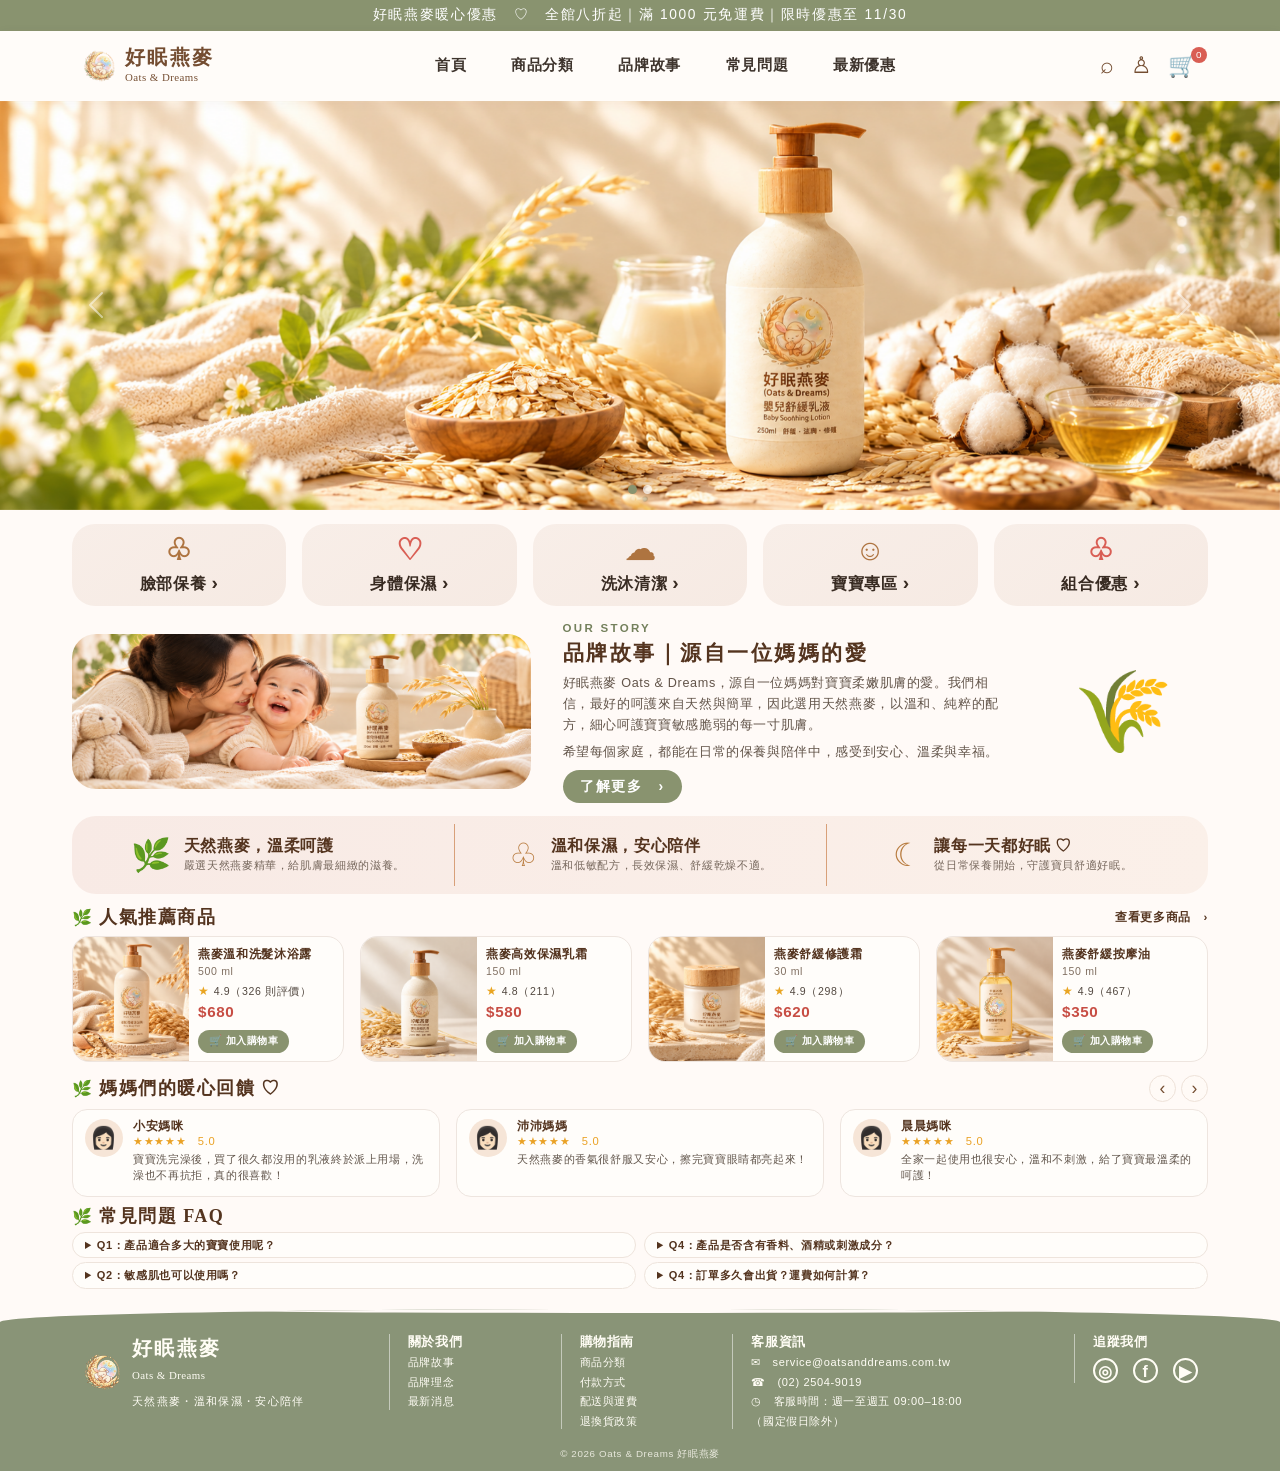
<file: index.html>
<!doctype html>
<html lang="zh-Hant">

<head>
    <meta charset="utf-8">
    <meta name="viewport" content="width=device-width, initial-scale=1">
    <meta name="description" content="好眠燕麥 Oats & Dreams，以天然燕麥與溫和保濕，陪伴寶貝每一個安心好眠。">
    <meta name="theme-color" content="#8d9677">
    <title>好眠燕麥 Oats &amp; Dreams｜給寶貝最溫柔的呵護</title>
    <link href="css/bootstrap.min.css" rel="stylesheet">
    <link rel="stylesheet" href="css/style.css">
</head>

<body>
    <div class="announcement-bar text-center">好眠燕麥暖心優惠　♡　全館八折起｜滿 1000 元免運費｜限時優惠至 11/30</div>

    <nav class="navbar navbar-expand-lg shop-nav sticky-top" aria-label="主要導覽">
        <div class="container">
            <a class="navbar-brand brand-mark" href="#top" aria-label="好眠燕麥首頁">
                <img class="brand-logo" src="img/LOGO.png" alt=""><span><strong>好眠燕麥</strong><small>Oats &amp; Dreams</small></span>
            </a>
            <button class="navbar-toggler" type="button" data-bs-toggle="collapse" data-bs-target="#mainNav" aria-controls="mainNav" aria-expanded="false" aria-label="切換導覽選單"><span class="navbar-toggler-icon"></span></button>
            <div class="collapse navbar-collapse" id="mainNav">
                <ul class="navbar-nav mx-auto align-items-lg-center gap-lg-4">
                    <li class="nav-item"><a class="nav-link" href="#top">首頁</a></li>
                    <li class="nav-item"><a class="nav-link" href="#categories">商品分類</a></li>
                    <li class="nav-item"><a class="nav-link" href="#story">品牌故事</a></li>
                    <li class="nav-item"><a class="nav-link" href="#faq">常見問題</a></li>
                    <li class="nav-item"><a class="nav-link" href="#products">最新優惠</a></li>
                </ul>
                <div class="nav-tools d-flex gap-3"><a href="#products" aria-label="搜尋商品">⌕</a><a href="#footer" aria-label="會員專區">♙</a><a href="#products" aria-label="購物車">🛒<span class="cart-count">0</span></a></div>
            </div>
        </div>
    </nav>

    <main id="top">
        <section class="hero" aria-label="品牌主視覺">
            <div id="heroCarousel" class="carousel slide carousel-fade" data-bs-ride="carousel">
                <div class="carousel-indicators">
                    <button type="button" data-bs-target="#heroCarousel" data-bs-slide-to="0" class="active" aria-current="true" aria-label="第 1 張"></button>
                    <button type="button" data-bs-target="#heroCarousel" data-bs-slide-to="1" aria-label="第 2 張"></button>
                </div>
                <div class="carousel-inner">
                    <div class="carousel-item hero-image-only active"><img src="img/01.png" class="hero-image" alt="燕麥與好眠燕麥嬰兒舒緩乳液"></div>
                    <div class="carousel-item hero-image-only"><img src="img/品牌故事.png" class="hero-image" alt="媽媽陪伴寶寶與好眠燕麥產品的情境照"></div>
                </div>
                <button class="carousel-control-prev" type="button" data-bs-target="#heroCarousel" data-bs-slide="prev" aria-label="上一張"><span class="carousel-control-prev-icon" aria-hidden="true"></span></button>
                <button class="carousel-control-next" type="button" data-bs-target="#heroCarousel" data-bs-slide="next" aria-label="下一張"><span class="carousel-control-next-icon" aria-hidden="true"></span></button>
            </div>
        </section>

        <div class="container storefront">
            <section id="categories" class="category-grid row g-3" aria-label="商品分類">
                <div class="col-6 col-md"><a class="category-card" href="#products"><span class="category-icon">♧</span><span>臉部保養 <b>›</b></span></a></div>
                <div class="col-6 col-md"><a class="category-card" href="#products"><span class="category-icon coral">♡</span><span>身體保濕 <b>›</b></span></a></div>
                <div class="col-6 col-md"><a class="category-card" href="#products"><span class="category-icon">☁</span><span>洗沐清潔 <b>›</b></span></a></div>
                <div class="col-6 col-md"><a class="category-card" href="#products"><span class="category-icon">☺</span><span>寶寶專區 <b>›</b></span></a></div>
                <div class="col-12 col-md"><a class="category-card" href="#products"><span class="category-icon coral">♧</span><span>組合優惠 <b>›</b></span></a></div>
            </section>

            <section id="story" class="story row align-items-center g-4">
                <div class="col-lg-5"><img src="img/品牌故事.png" class="story-image" alt="媽媽陪伴寶寶，與好眠燕麥產品一同入鏡"></div>
                <div class="col-lg-5 story-copy"><p class="section-kicker">OUR STORY</p><h2>品牌故事｜源自一位媽媽的愛</h2><p>好眠燕麥 Oats &amp; Dreams，源自一位媽媽對寶寶柔嫩肌膚的愛。我們相信，最好的呵護來自天然與簡單，因此選用天然燕麥，以溫和、純粹的配方，細心呵護寶寶敏感脆弱的每一寸肌膚。</p><p>希望每個家庭，都能在日常的保養與陪伴中，感受到安心、溫柔與幸福。</p><a class="btn btn-olive btn-sm" href="#footer">了解更多　›</a></div>
                <div class="col-lg-2 story-sprig" aria-hidden="true">🌾</div>
            </section>

            <section class="promise row g-0" aria-label="品牌理念">
                <div class="col-md-4 promise-item"><span class="promise-icon">🌿</span><div><h3>天然燕麥，溫柔呵護</h3><p>嚴選天然燕麥精華，給肌膚最細緻的滋養。</p></div></div>
                <div class="col-md-4 promise-item"><span class="promise-icon">♧</span><div><h3>溫和保濕，安心陪伴</h3><p>溫和低敏配方，長效保濕、舒緩乾燥不適。</p></div></div>
                <div class="col-md-4 promise-item"><span class="promise-icon">☾</span><div><h3>讓每一天都好眠 ♡</h3><p>從日常保養開始，守護寶貝舒適好眠。</p></div></div>
            </section>

            <section id="products" class="products-section">
                <div class="section-heading"><h2><span>🌿</span> 人氣推薦商品</h2><a href="#products">查看更多商品　›</a></div>
                <div class="row g-3 product-grid">
                    <div class="col-12 col-sm-6 col-lg-3"><article class="product-card"><img src="img/燕麥溫和洗髮沐浴露.png" alt="燕麥溫和洗髮沐浴露"><div class="product-info"><h3>燕麥溫和洗髮沐浴露</h3><p>500 ml</p><div class="rating">★ <span>4.9（326 則評價）</span></div><strong class="price">$680</strong><a class="btn btn-olive btn-sm" href="#footer">🛒 加入購物車</a></div></article></div>
                    <div class="col-12 col-sm-6 col-lg-3"><article class="product-card"><img src="img/燕麥高效保濕乳霜.png" alt="燕麥高效保濕乳霜"><div class="product-info"><h3>燕麥高效保濕乳霜</h3><p>150 ml</p><div class="rating">★ <span>4.8（211）</span></div><strong class="price">$580</strong><a class="btn btn-olive btn-sm" href="#footer">🛒 加入購物車</a></div></article></div>
                    <div class="col-12 col-sm-6 col-lg-3"><article class="product-card"><img src="img/燕麥舒緩修護霜.png" alt="燕麥舒緩修護霜"><div class="product-info"><h3>燕麥舒緩修護霜</h3><p>30 ml</p><div class="rating">★ <span>4.9（298）</span></div><strong class="price">$620</strong><a class="btn btn-olive btn-sm" href="#footer">🛒 加入購物車</a></div></article></div>
                    <div class="col-12 col-sm-6 col-lg-3"><article class="product-card"><img src="img/燕麥舒緩按摩油.png" alt="燕麥舒緩按摩油"><div class="product-info"><h3>燕麥舒緩按摩油</h3><p>150 ml</p><div class="rating">★ <span>4.9（467）</span></div><strong class="price">$350</strong><a class="btn btn-olive btn-sm" href="#footer">🛒 加入購物車</a></div></article></div>
                </div>
            </section>

            <section class="reviews-section"><div class="section-heading"><h2><span>🌿</span> 媽媽們的暖心回饋 ♡</h2><div class="review-arrows"><button aria-label="上一則">‹</button><button aria-label="下一則">›</button></div></div><div class="row g-3"><div class="col-md-4"><article class="review-card"><span class="avatar">👩🏻</span><div><h3>小安媽咪</h3><div class="stars">★★★★★　5.0</div><p>寶寶洗完澡後，買了很久都沒用的乳液終於派上用場，洗澡也不再抗拒，真的很喜歡！</p></div></article></div><div class="col-md-4"><article class="review-card"><span class="avatar">👩🏻</span><div><h3>沛沛媽媽</h3><div class="stars">★★★★★　5.0</div><p>天然燕麥的香氣很舒服又安心，擦完寶寶眼睛都亮起來！</p></div></article></div><div class="col-md-4"><article class="review-card"><span class="avatar">👩🏻</span><div><h3>晨晨媽咪</h3><div class="stars">★★★★★　5.0</div><p>全家一起使用也很安心，溫和不刺激，給了寶寶最溫柔的呵護！</p></div></article></div></div></section>

            <section id="faq" class="faq-section"><h2><span>🌿</span> 常見問題 FAQ</h2><div class="row g-2"><div class="col-md-6"><details><summary>Q1：產品適合多大的寶寶使用呢？</summary><p>配方溫和，建議依商品說明使用；第一次使用可先做局部肌膚測試。</p></details><details><summary>Q2：敏感肌也可以使用嗎？</summary><p>每位寶寶膚況不同，敏感肌建議先諮詢專業醫師。</p></details></div><div class="col-md-6"><details><summary>Q4：產品是否含有香料、酒精或刺激成分？</summary><p>請參考各商品完整成分標示，如有疑慮可聯絡客服。</p></details><details><summary>Q4：訂單多久會出貨？運費如何計算？</summary><p>滿 NT$1,000 享免運優惠，出貨時間請參考購物須知。</p></details></div></div></section>
        </div>
    </main>

    <footer id="footer" class="site-footer"><div class="container footer-content"><div class="footer-brand"><img class="brand-logo" src="img/LOGO.png" alt=""><div><strong>好眠燕麥</strong><small>Oats &amp; Dreams</small><p>天然燕麥・溫和保濕・安心陪伴</p></div></div><div class="footer-col"><h2>關於我們</h2><a href="#story">品牌故事</a><a href="#story">品牌理念</a><a href="#products">最新消息</a></div><div class="footer-col"><h2>購物指南</h2><a href="#products">商品分類</a><a href="#faq">付款方式</a><a href="#faq">配送與運費</a><a href="#faq">退換貨政策</a></div><div class="footer-col contact"><h2>客服資訊</h2><a href="mailto:service@oatsanddreams.com.tw">✉　service@oatsanddreams.com.tw</a><a href="tel:025049019">☎　(02) 2504-9019</a><span>◷　客服時間：週一至週五 09:00–18:00</span><span>（國定假日除外）</span></div><div class="footer-col social"><h2>追蹤我們</h2><div><a href="#footer" aria-label="Instagram">◎</a><a href="#footer" aria-label="Facebook">f</a><a href="#footer" aria-label="YouTube">▶</a></div></div></div><div class="copyright">© 2026 Oats &amp; Dreams 好眠燕麥</div></footer>

    <script src="js/bootstrap.bundle.min.js"></script>
</body>
</html>
</file>
<file: css/style.css>
:root {
    --ink: #54341f;
    --brown: #744d31;
    --olive: #89936f;
    --olive-dark: #74805c;
    --cream: #fffaf6;
    --peach: #f7ece5;
    --coral: #d95e54;
}

html { scroll-behavior: smooth; scroll-padding-top: 90px; }
body { color: var(--ink); background: #fffaf7; font-family: "Noto Sans TC", "Microsoft JhengHei", sans-serif; letter-spacing: .04em; }
a { color: inherit; text-decoration: none; }
.announcement-bar { padding: 5px 12px; background: var(--olive); color: #fff; font-size: .86rem; letter-spacing: .12em; }
.shop-nav { min-height: 70px; background: rgba(255, 252, 249, .96); box-shadow: 0 2px 12px #5938170b; }
.brand-mark { display: inline-flex; align-items: center; gap: 9px; color: var(--brown); line-height: 1.1; }
.brand-mark strong, .footer-brand strong { display: block; font-family: Georgia, "Noto Serif TC", serif; font-size: 1.22rem; letter-spacing: .12em; }
.brand-mark small, .footer-brand small { display: block; margin-top: 4px; font-family: Georgia, serif; font-size: .68rem; letter-spacing: .04em; }
.brand-logo { display: block; width: 34px; height: 34px; object-fit: contain; }
.navbar-nav .nav-link { padding: .75rem .65rem !important; color: #3e342d; font-size: .95rem; font-weight: 600; }
.navbar-nav .nav-link:hover, .nav-tools a:hover { color: var(--olive-dark); }
.nav-tools a { position: relative; color: var(--brown); font-size: 1.45rem; line-height: 1; }
.cart-count { position: absolute; top: -7px; right: -9px; display: grid; width: 16px; height: 16px; place-items: center; border-radius: 50%; background: var(--coral); color: white; font-size: .62rem; }
.hero, .hero .carousel, .hero .carousel-inner, .hero .carousel-item { min-height: 310px; height: clamp(310px, 32vw, 450px); }
.hero { overflow: hidden; background: #eee3d9; }
.hero-image { width: 100%; height: 100%; object-fit: cover; object-position: center 54%; }
.hero .carousel-item::after { position: absolute; inset: 0; background: linear-gradient(90deg, rgba(255,248,241,.68), rgba(255,248,241,.33) 37%, transparent 70%); content: ""; }
.hero .carousel-item.hero-image-only::after { display: none; }
.hero-copy { position: absolute; z-index: 1; top: 50%; left: max(calc((100vw - 1120px) / 2 + 36px), 8%); width: min(46%, 510px); transform: translateY(-50%); }
.hero-copy .eyebrow, .section-kicker { margin-bottom: .55rem; color: var(--olive-dark); font-size: .72rem; font-weight: 700; letter-spacing: .2em; }
.hero-copy h1, .hero-copy h2 { margin-bottom: .4rem; color: #673e25; font-family: Georgia, "Noto Serif TC", serif; font-size: clamp(2rem, 4vw, 3.25rem); font-weight: 700; letter-spacing: .1em; line-height: 1.35; }
.hero-subtitle { margin: .7rem 0 1.15rem; font-size: clamp(.95rem, 1.8vw, 1.2rem); letter-spacing: .18em; }
.btn-olive { padding: .56rem 1.6rem; border: 0; border-radius: 50rem; background: var(--olive); color: white; font-weight: 600; letter-spacing: .12em; }
.btn-olive:hover, .btn-olive:focus { background: var(--olive-dark); color: white; }
.hero .carousel-indicators { z-index: 2; margin-bottom: 1rem; }
.hero .carousel-indicators [data-bs-target] { width: 9px; height: 9px; border: 0; border-radius: 50%; background-color: #fff; opacity: .72; }
.hero .carousel-indicators .active { background-color: var(--olive); opacity: 1; }
.storefront { max-width: 1160px; }
.category-grid { padding: 14px 0 10px; }
.category-card { display: flex; min-height: 82px; flex-direction: column; align-items: center; justify-content: center; gap: 2px; border-radius: 23px; background: linear-gradient(145deg, #f8eee8, #f6eae3); color: #382b22; font-weight: 650; transition: transform .2s, box-shadow .2s; }
.category-card:hover { transform: translateY(-3px); box-shadow: 0 8px 20px #68442212; }
.category-icon { color: #ae7440; font-family: Georgia, serif; font-size: 1.85rem; line-height: 1.15; }
.category-icon.coral { color: var(--coral); }
.category-card b { font-size: 1.2rem; }
.story { padding: 4px 0 13px; }
.story-image { width: 100%; height: 155px; border-radius: 24px; object-fit: cover; object-position: 17% 43%; }
.story-copy { position: relative; padding: 0 1.2rem; }
.story-copy .section-kicker { margin-bottom: .2rem; }
.story-copy h2 { margin-bottom: .45rem; font-family: Georgia, "Noto Serif TC", serif; font-size: 1.32rem; font-weight: 700; letter-spacing: .12em; }
.story-copy p:not(.section-kicker) { margin-bottom: .42rem; color: #625449; font-size: .79rem; line-height: 1.65; }
.story-copy .btn { padding: .38rem 1.1rem; }
.story-sprig { display: grid; place-items: center; color: #bd8543; font-size: 5rem; }
.promise { margin: 0 0 13px; padding: 8px 10px; border-radius: 24px; background: linear-gradient(100deg, #f8eae5, #fbf0e9); }
.promise-item { display: flex; min-height: 62px; align-items: center; justify-content: center; gap: 12px; padding: 5px 14px; }
.promise-item + .promise-item { border-left: 1px solid #d8a079; }
.promise-icon { color: #b87b3e; font-size: 2rem; }
.promise-item h3 { margin: 0 0 2px; font-family: Georgia, "Noto Serif TC", serif; font-size: 1rem; font-weight: 700; }
.promise-item p { margin: 0; color: #75665b; font-size: .7rem; }
.products-section, .reviews-section { margin-top: 7px; }
.section-heading { display: flex; align-items: center; justify-content: space-between; margin-bottom: 7px; }
.section-heading h2, .faq-section > h2 { margin: 0; font-family: Georgia, "Noto Serif TC", serif; font-size: 1.13rem; font-weight: 750; letter-spacing: .08em; }
.section-heading h2 span, .faq-section > h2 span { color: #9ba77d; font-size: 1rem; }
.section-heading > a { font-size: .72rem; font-weight: 600; }
.product-card { position: relative; display: flex; min-height: 124px; overflow: hidden; border: 1px solid #eee5df; border-radius: 17px; background: #fffdfa; }
.product-card > img { width: 43%; min-height: 124px; object-fit: cover; object-position: center; }
.product-info { display: flex; min-width: 0; flex: 1; flex-direction: column; align-items: flex-start; padding: 9px 9px 8px; }
.product-info h3 { margin: 0; font-size: .77rem; font-weight: 700; line-height: 1.4; }
.product-info p { margin: 1px 0 2px; color: #806f61; font-size: .66rem; }
.rating { color: #e9a522; font-size: .76rem; }
.rating span { color: #51473f; font-size: .66rem; }
.price { margin: 1px 0 3px; color: #c74d43; font-size: .95rem; }
.product-info .btn { margin-top: auto; padding: .24rem .7rem; font-size: .65rem; letter-spacing: .04em; }
.product-badge { position: absolute; z-index: 1; top: 4px; right: 5px; padding: 2px 8px; border-radius: 50rem; background: #db827b; color: white; font-size: .61rem; }
.reviews-section { margin-top: 13px; }
.review-arrows { display: flex; gap: 5px; }
.review-arrows button { width: 27px; height: 27px; border: 1px solid #eee2d9; border-radius: 50%; background: #fffaf6; color: var(--brown); font-size: 1.1rem; line-height: 1; }
.review-card { display: flex; min-height: 88px; gap: 10px; padding: 9px 12px; border: 1px solid #eee5df; border-radius: 15px; background: #fffdfa; }
.avatar { display: grid; width: 38px; height: 38px; flex: 0 0 38px; place-items: center; border-radius: 50%; background: #f6e5d7; font-size: 1.35rem; }
.review-card h3 { margin: 0; font-size: .76rem; font-weight: 700; }
.stars { color: #eaa226; font-size: .7rem; }
.review-card p { margin: 2px 0 0; color: #62564c; font-size: .66rem; line-height: 1.5; }
.faq-section { margin: 9px 0 16px; }
.faq-section > h2 { margin-bottom: 4px; }
.faq-section details { margin-bottom: 4px; padding: 4px 12px; border: 1px solid #eee4dc; border-radius: 50rem; background: #fffdfa; font-size: .69rem; }
.faq-section summary { cursor: pointer; font-weight: 600; list-style-position: inside; }
.faq-section details p { margin: 6px 0 4px 22px; color: #75665b; }
.site-footer { position: relative; overflow: hidden; padding: 25px 0 9px; border-radius: 48% 48% 0 0 / 8% 8% 0 0; background: #899477; color: #fffdf5; }
.site-footer::before { position: absolute; top: 0; right: 0; left: 0; height: 14px; border-radius: 50%; background: #fffaf7; content: ""; transform: translateY(-10px); }
.footer-content { display: flex; align-items: flex-start; justify-content: space-between; gap: 22px; }
.footer-brand { display: flex; align-items: center; gap: 10px; min-width: 240px; }
.footer-brand .brand-logo { width: 40px; height: 40px; }
.footer-brand p { margin: 10px 0 0; font-size: .7rem; letter-spacing: .12em; }
.footer-col { display: flex; flex-direction: column; gap: 3px; min-width: 105px; padding-left: 18px; border-left: 1px solid #ffffff80; font-size: .69rem; }
.footer-col h2 { margin: 0 0 2px; font-size: .8rem; font-weight: 700; }
.footer-col a:hover { color: #f7d8a8; }
.footer-col.contact { min-width: 275px; }
.footer-col.social > div { display: flex; gap: 15px; margin-top: 4px; }
.footer-col.social > div a { display: grid; width: 25px; height: 25px; place-items: center; border: 2px solid currentColor; border-radius: 50%; font-size: 1rem; font-weight: 700; }
.copyright { margin-top: 18px; text-align: center; font-size: .61rem; opacity: .8; }

@media (max-width: 991.98px) {
    .navbar-collapse { padding: 8px 0 13px; }
    .nav-tools { padding-top: 8px; }
    .story-sprig { display: none; }
    .footer-content { flex-wrap: wrap; }
}

@media (max-width: 767.98px) {
    .announcement-bar { font-size: .69rem; letter-spacing: .03em; }
    .shop-nav { min-height: 62px; }
    .hero, .hero .carousel, .hero .carousel-inner, .hero .carousel-item { min-height: 355px; height: 65vw; max-height: 470px; }
    .hero-image { object-position: 57% center; }
    .hero .carousel-item::after { background: linear-gradient(90deg, rgba(255,248,241,.82), rgba(255,248,241,.5) 53%, rgba(255,248,241,.04)); }
    .hero-copy { left: 7%; width: 73%; }
    .hero-copy h1, .hero-copy h2 { font-size: clamp(1.8rem, 7vw, 2.55rem); }
    .hero-subtitle { max-width: 255px; font-size: .9rem; letter-spacing: .1em; }
    .category-card { min-height: 76px; border-radius: 18px; font-size: .85rem; }
    .story { padding-top: 4px; }
    .story-image { height: 210px; }
    .story-copy { padding: 0 12px; }
    .promise { padding: 8px 12px; }
    .promise-item { justify-content: flex-start; padding: 8px 10px; }
    .promise-item + .promise-item { border-top: 1px solid #d8a079; border-left: 0; }
    .promise-item p { font-size: .74rem; }
    .product-card { min-height: 140px; }
    .product-card > img { min-height: 140px; }
    .product-info { padding: 10px; }
    .product-info h3 { font-size: .82rem; }
    .product-info .btn { font-size: .7rem; }
    .faq-section details { border-radius: 16px; }
    .site-footer { border-radius: 20% 20% 0 0 / 3% 3% 0 0; }
    .footer-content { gap: 18px 10px; }
    .footer-brand { width: 100%; }
    .footer-col { min-width: calc(50% - 10px); padding-left: 10px; }
    .footer-col.contact { min-width: 100%; }
}

@media (prefers-reduced-motion: reduce) {
    html { scroll-behavior: auto; }
    *, *::before, *::after { transition-duration: .01ms !important; animation-duration: .01ms !important; animation-iteration-count: 1 !important; }
}
</file>
